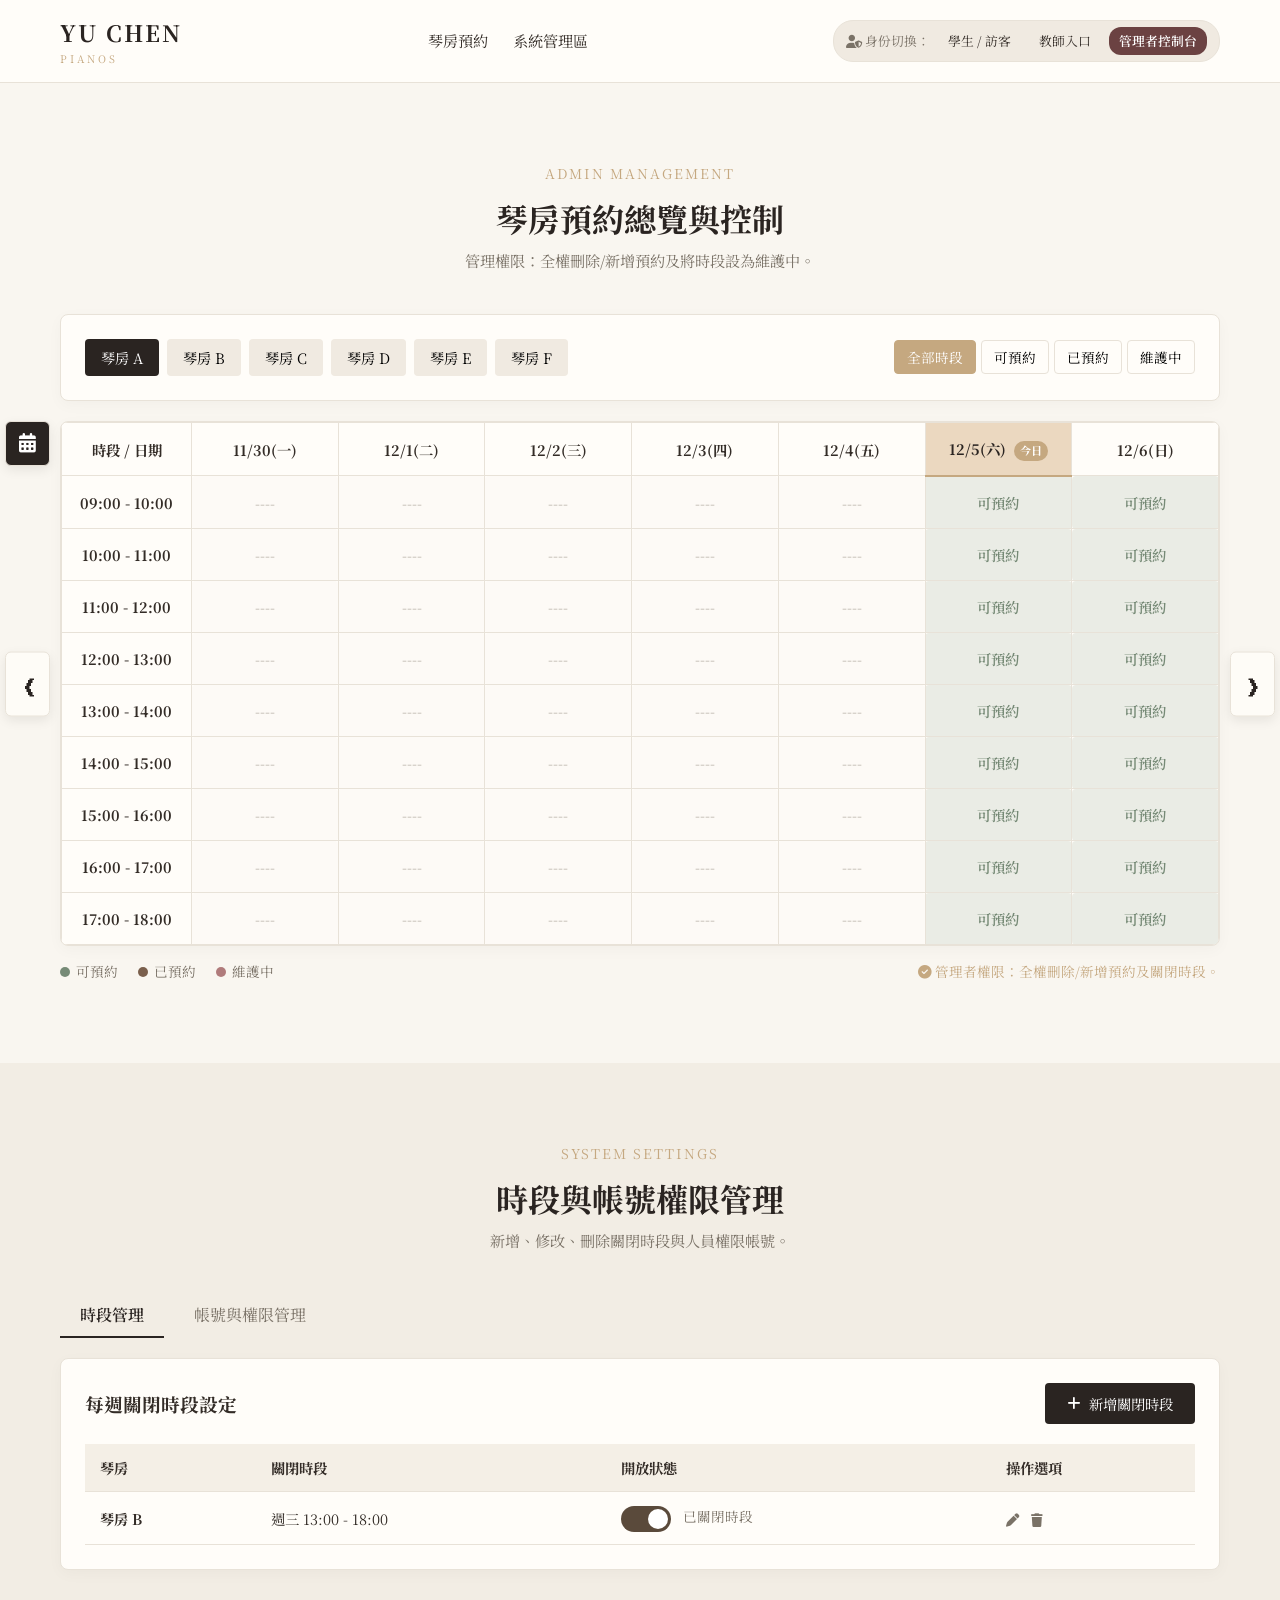
<file: admin.html>
<!DOCTYPE html>
<html lang="zh-TW">

<head>
    <meta charset="UTF-8">
    <meta name="viewport" content="width=device-width, initial-scale=1.0">
    <title>琴房預借系統 - 管理者主控台</title>
    <link href="https://fonts.googleapis.com/css2?family=Noto+Serif+TC:wght@400;600;700&display=swap" rel="stylesheet">
    <link rel="stylesheet" href="https://cdnjs.cloudflare.com/ajax/libs/font-awesome/6.4.0/css/all.min.css">
    <link rel="stylesheet" href="style.css">
</head>

<!-- ===== 修改部分：設定角色為 admin ===== -->

<body data-role="admin">

    <nav id="nav">
        <div class="nav-container">
            <div class="logo">
                <span class="logo-title">YU CHEN</span>
                <span class="logo-sub">PIANOS</span>
            </div>

            <ul class="nav-links">
                <!--<li><a href="index.html#hero">首頁</a></li>-->
                <li><a href="#schedule">琴房預約</a></li>
                <!-- ===== 修改部分：管理者可看到系統管理區選單 ===== -->
                <li><a href="#admin">系統管理區</a></li>
            </ul>

            <div class="role-nav">
                <span class="role-label"><i class="fa-solid fa-user-shield"></i> 身份切換：</span>
                <a href="index.html" class="role-btn">學生 / 訪客</a>
                <a href="teacher.html" class="role-btn">教師入口</a>
                <a href="admin.html" class="role-btn active badge-admin">管理者控制台</a>
            </div>
        </div>
    </nav>

    <section class="section">
        <div id="schedule" class="container">
            <div class="section-header">
                <span class="section-tag">Admin Management</span>
                <h2 class="section-title">琴房預約總覽與控制</h2>
                <p class="section-desc">管理權限：全權刪除/新增預約及將時段設為維護中。</p>
            </div>

            <div class="filter-bar card">
                <div class="room-tabs" id="room-tabs"></div>
                <div class="filter-group">
                    <button class="filter-btn active" onclick="filterStatus('all')">全部時段</button>
                    <button class="filter-btn" onclick="filterStatus('free')">可預約</button>
                    <button class="filter-btn" onclick="filterStatus('booked')">已預約</button>
                    <button class="filter-btn" onclick="filterStatus('maintain')">維護中</button>
                </div>
            </div>

            <div class="schedule-wrapper" style="position: relative;">
                <!-- 左側切換週數按鈕 -->
                <button type="button" class="calender-btn btn-dark" onclick="openDatePicker()" title="快速選擇日期">
                    <i class="fa-solid fa-calendar-days"></i>
                </button>
                <input type="date" id="hidden-date-picker"
                    style="position: absolute; opacity: 0; pointer-events: none; width: 0; height: 0;"
                    onchange="jumpToSelectedDate(this.value)">
                <button class="week-side-btn week-prev-btn" onclick="changeWeek(-1)">&#10094;</button>

                <!-- 琴房一覽表表格卡片 -->
                <div class="card table-box">
                    <table class="schedule-table">
                        <thead></thead>
                        <tbody id="schedule-body"></tbody>
                    </table>
                </div>
                <button class="confirm-reservation-btn btn-dark">確定預約</button>
                <button class="close-slot-btn btn-dark">關閉時段</button>
                <!-- 右側切換週數按鈕 -->
                <button class="week-side-btn week-next-btn" onclick="changeWeek(1)">&#10095;</button>
            </div>

            <div class="legend-bar">
                <span class="legend-item"><i class="dot free"></i> 可預約</span>
                <span class="legend-item"><i class="dot booked"></i> 已預約</span>
                <span class="legend-item"><i class="dot maintain"></i> 維護中</span>
                <span class="notice-text"><i class="fa-solid fa-check-circle"></i> 管理者權限：全權刪除/新增預約及關閉時段。</span>
            </div>
        </div>
    </section>

    <!-- 系統管理區 (管理者獨占) -->
    <section id="admin" class="section bg-light">
        <div class="container">
            <div class="section-header">
                <span class="section-tag">System Settings</span>
                <h2 class="section-title">時段與帳號權限管理</h2>
                <p class="section-desc">新增、修改、刪除關閉時段與人員權限帳號。</p>
            </div>

            <div class="admin-tabs">
                <button class="tab-btn active" onclick="switchAdminTab('times')">時段管理</button>
                <button class="tab-btn" onclick="switchAdminTab('users')">帳號與權限管理</button>
            </div>

            <!-- 時段管理面板 -->
            <div id="tab-times" class="admin-panel card active">
                <div class="panel-header">
                    <h3>每週關閉時段設定</h3>
                    <button class="btn btn-dark" onclick="openWeeklyCloseModal()"><i class="fa-solid fa-plus"></i>
                        新增關閉時段</button>
                </div>
                <table class="admin-table">
                    <thead>
                        <tr>
                            <th>琴房</th>
                            <th>關閉時段</th>
                            <th>開放狀態</th>
                            <th>操作選項</th>
                        </tr>
                    </thead>
                    <tbody id="weekly-close-list">
                        <!-- 動態渲染每週關閉時段設定 -->
                    </tbody>
                </table>
            </div>

            <!-- 帳號管理面板 -->
            <div id="tab-users" class="admin-panel card">
                <div class="panel-header">
                    <h3>教師與管理者帳號權限設定</h3>
                    <button class="btn btn-dark" onclick="openUserModal()"><i class="fa-solid fa-user-plus"></i>
                        新增帳號</button>
                </div>
                <table class="admin-table">
                    <thead>
                        <tr>
                            <th>姓名</th>
                            <th>帳號 (Email)</th>
                            <th>權限角色</th>
                            <th>狀態</th>
                            <th>操作選項</th>
                        </tr>
                    </thead>
                    <tbody id="user-list"></tbody>
                </table>
            </div>
        </div>
    </section>

    <!-- Modal 預約視窗 -->
    <div id="modal-booking" class="modal">
        <div class="modal-content">
            <div class="modal-header">
                <div class="modal-header-left">
                    <h3 id="modal-title">琴房預約操作</h3>
                    <!-- 新增：管理者專用「關閉預約權限」按鈕容器 -->
                    <div id="modal-header-action-container"></div>
                </div>
                <button class="close-btn" onclick="closeModal('modal-booking')">&times;</button>
            </div>
            <div class="modal-body">
                <p id="modal-info" class="modal-info-text"></p>
                <form id="form-booking">
                    <div class="form-group">
                        <label>預約人/使用者：</label>
                        <input type="text" id="book-user" class="input" placeholder="請輸入姓名" required>
                    </div>
                    <div class="form-group">
                        <label>預約用途：</label>
                        <input type="text" id="book-reason" class="input" placeholder="例如：維護測試 / 教學">
                    </div>
                </form>
            </div>
            <div class="modal-footer">
                <button class="btn btn-line" onclick="closeModal('modal-booking')">取消</button>
                <button class="btn btn-dark" id="modal-action-btn" onclick="submitBooking()">確認提交</button>
            </div>
        </div>
    </div>

    <!-- Modal 新增/編輯每週關閉時段 -->
    <div id="modal-weekly-close" class="modal">
        <div class="modal-content">
            <div class="modal-header">
                <h3 id="weekly-close-modal-title">新增每週關閉時段</h3>
                <button class="close-btn" onclick="closeModal('modal-weekly-close')">&times;</button>
            </div>
            <div class="modal-body">
                <input type="hidden" id="edit-rule-id">
                <div class="form-group">
                    <label>選擇琴房：</label>
                    <select id="weekly-room" class="input">
                        <option value="琴房 A">琴房 A</option>
                        <option value="琴房 B">琴房 B</option>
                        <option value="琴房 C">琴房 C</option>
                        <option value="琴房 D">琴房 D</option>
                        <option value="琴房 E">琴房 E</option>
                        <option value="琴房 F">琴房 F</option>
                    </select>
                </div>
                <div class="form-group">
                    <label>選擇星期：</label>
                    <select id="weekly-day" class="input">
                        <option value="1">週一</option>
                        <option value="2">週二</option>
                        <option value="3">週三</option>
                        <option value="4">週四</option>
                        <option value="5">週五</option>
                        <option value="6">週六</option>
                        <option value="0">週日</option>
                    </select>
                </div>
                <div class="form-group">
                    <label>起訖時間：</label>
                    <div style="display: grid; grid-template-columns: 1fr auto 1fr; gap: 8px; align-items: center;">
                        <select id="weekly-start-time" class="input">
                            <option value="09:00">09:00</option>
                            <option value="10:00">10:00</option>
                            <option value="11:00">11:00</option>
                            <option value="12:00">12:00</option>
                            <option value="13:00">13:00</option>
                            <option value="14:00">14:00</option>
                            <option value="15:00">15:00</option>
                            <option value="16:00">16:00</option>
                            <option value="17:00">17:00</option>

                        </select>
                        <span style="color: var(--text-muted); font-weight: bold;">—</span>
                        <select id="weekly-end-time" class="input">
                            <option value="10:00">10:00</option>
                            <option value="11:00">11:00</option>
                            <option value="12:00">12:00</option>
                            <option value="13:00">13:00</option>
                            <option value="14:00">14:00</option>
                            <option value="15:00">15:00</option>
                            <option value="16:00">16:00</option>
                            <option value="17:00">17:00</option>
                            <option value="18:00">18:00</option>

                        </select>
                    </div>
                </div>
            </div>
            <div class="modal-footer">
                <button class="btn btn-line" onclick="closeModal('modal-weekly-close')">取消</button>
                <button class="btn btn-dark" onclick="submitWeeklyCloseRule()">確認儲存</button>
            </div>
        </div>
    </div>
    <!-- 彈出視窗：新增/編輯帳號 -->
    <div id="modal-user-manage" class="modal">
        <div class="modal-content">
            <div class="modal-header">
                <h3 id="user-modal-title">新增帳號</h3>
                <button class="close-btn" onclick="closeModal('modal-user-manage')">&times;</button>
            </div>
            <div class="modal-body">
                <input type="hidden" id="edit-user-id">
                <div class="form-group">
                    <label>姓名：</label>
                    <input type="text" id="user-name-input" class="input" placeholder="例如：王老師" required>
                </div>
                <div class="form-group">
                    <label>帳號 (Email)：</label>
                    <input type="email" id="user-email-input" class="input" placeholder="例如：wang@music.edu" required>
                </div>
                <div class="form-group">
                    <label>權限角色：</label>
                    <select id="user-role-select" class="input">
                        <option value="教師">教師</option>
                        <option value="管理者">管理者</option>
                    </select>
                </div>
                <div class="form-group">
                    <label>帳號狀態：</label>
                    <select id="user-status-select" class="input">
                        <option value="啟用">啟用</option>
                        <option value="停用">停用</option>
                    </select>
                </div>
            </div>
            <div class="modal-footer">
                <button class="btn btn-line" onclick="closeModal('modal-user-manage')">取消</button>
                <button class="btn btn-dark" onclick="submitUserForm()">確認儲存</button>
            </div>
        </div>
    </div>

    <script src="script.js"></script>
</body>

</html>
</file>
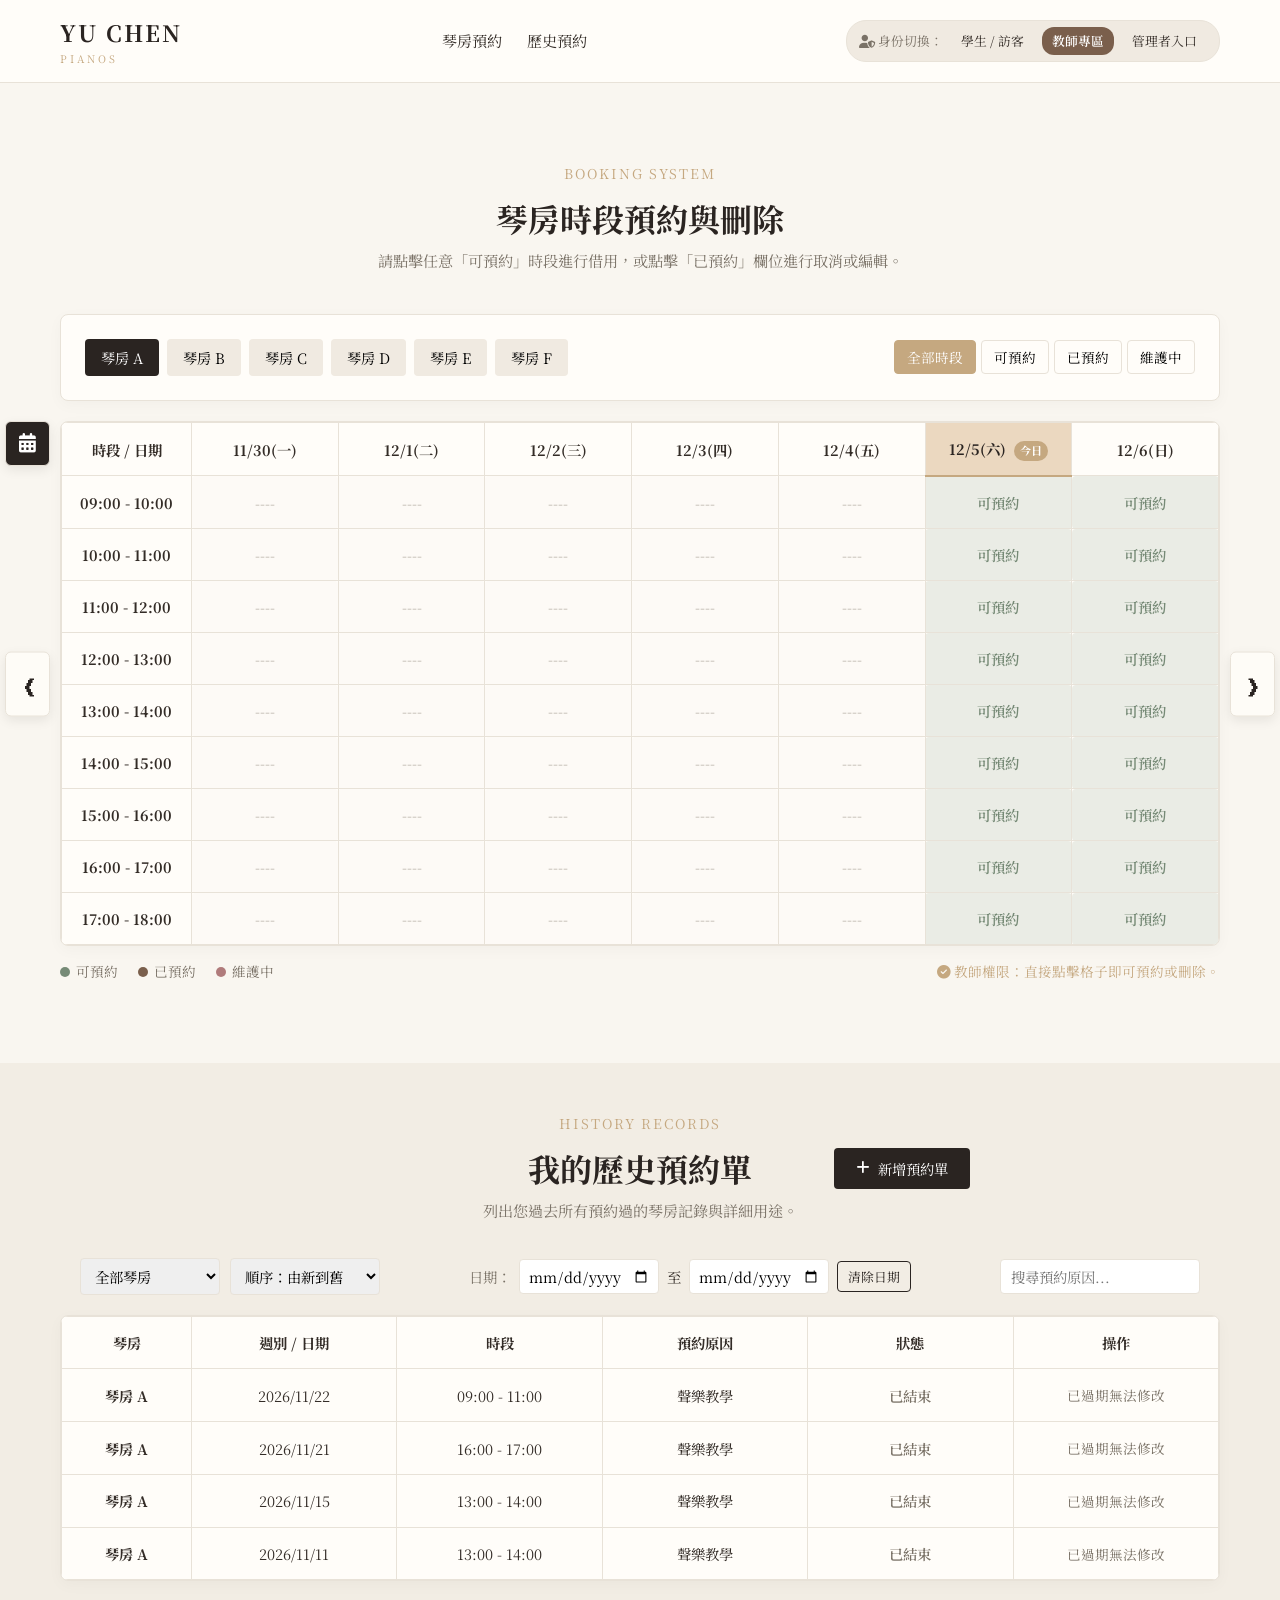
<file: teacher.html>
<!DOCTYPE html>
<html lang="zh-TW">

<head>
    <meta charset="UTF-8">
    <meta name="viewport" content="width=device-width, initial-scale=1.0">
    <title>琴房預借系統 - 教師預約專區</title>
    <link href="https://fonts.googleapis.com/css2?family=Noto+Serif+TC:wght@400;600;700&display=swap" rel="stylesheet">
    <link rel="stylesheet" href="https://cdnjs.cloudflare.com/ajax/libs/font-awesome/6.4.0/css/all.min.css">
    <link rel="stylesheet" href="style.css">
</head>

<!-- ===== 修改部分：設定角色為 teacher ===== -->

<body data-role="teacher">

    <nav id="nav">
        <div class="nav-container">
            <div class="logo">
                <span class="logo-title">YU CHEN</span>
                <span class="logo-sub">PIANOS</span>
            </div>

            <ul class="nav-links">
                <!--<li><a href="index.html#hero">首頁</a></li>-->
                <li><a href="#schedule">琴房預約</a></li>
                <li><a href="#history-section">歷史預約</a></li>
            </ul>

            <!-- ===== 修改部分：身份切換按鈕高亮教師 ===== -->
            <div class="role-nav">
                <span class="role-label"><i class="fa-solid fa-user-shield"></i> 身份切換：</span>
                <a href="index.html" class="role-btn">學生 / 訪客</a>
                <a href="teacher.html" class="role-btn active badge-teacher">教師專區</a>
                <a href="admin.html" class="role-btn">管理者入口</a>
            </div>
            <!-- ============================================ -->
        </div>
    </nav>

    <!--
    <header id="hero">
        <div class="hero-overlay"></div>
        <div class="hero-content">
            <span class="hero-tag">Teacher Access</span>
            <h1 class="hero-title">教師琴房預約專區</h1>
            <p class="hero-desc">點擊下方課表時段即可進行彈性琴房預約與刪除操作。</p>
            <div class="hero-btns">
                <a href="#schedule" class="btn btn-dark">開始預約時段</a>
            </div>
        </div>
    </header>
    -->

    <section class="section">
        <div id="schedule" class="container">
            <div class="section-header">
                <span class="section-tag">Booking System</span>
                <h2 class="section-title">琴房時段預約與刪除</h2>
                <p class="section-desc">請點擊任意「可預約」時段進行借用，或點擊「已預約」欄位進行取消或編輯。</p>
            </div>

            <div class="filter-bar card">
                <div class="room-tabs" id="room-tabs"></div>

                <div class="filter-group">
                    <button class="filter-btn active" onclick="filterStatus('all')">全部時段</button>
                    <button class="filter-btn" onclick="filterStatus('free')">可預約</button>
                    <button class="filter-btn" onclick="filterStatus('booked')">已預約</button>
                    <button class="filter-btn" onclick="filterStatus('maintain')">維護中</button>
                </div>
            </div>

            <div class="schedule-wrapper" style="position: relative;">
                <!-- 左側切換週數按鈕 -->
                <button type="button" class="calender-btn btn-dark" onclick="openDatePicker()" title="快速選擇日期">
                    <i class="fa-solid fa-calendar-days"></i>
                </button>
                <input type="date" id="hidden-date-picker"
                    style="position: absolute; opacity: 0; pointer-events: none; width: 0; height: 0;"
                    onchange="jumpToSelectedDate(this.value)">
                <button class="week-side-btn week-prev-btn" onclick="changeWeek(-1)">&#10094;</button>

                <!-- 琴房一覽表表格卡片 -->
                <div class="card table-box">
                    <table class="schedule-table">
                        <thead></thead>
                        <tbody id="schedule-body"></tbody>
                    </table>
                </div>
                <button class="confirm-reservation-btn btn-dark">確定預約</button>
                <!-- 右側切換週數按鈕 -->
                <button class="week-side-btn week-next-btn" onclick="changeWeek(1)">&#10095;</button>
            </div>


            <div class="legend-bar">
                <span class="legend-item"><i class="dot free"></i> 可預約</span>
                <span class="legend-item"><i class="dot booked"></i> 已預約</span>
                <span class="legend-item"><i class="dot maintain"></i> 維護中</span>
                <span class="notice-text"><i class="fa-solid fa-check-circle"></i> 教師權限：直接點擊格子即可預約或刪除。</span>
            </div>
        </div>
    </section>

    <section id="history-section" class="section bg-light" style="padding-top: 50px;">
        <div class="container">
            <div style="display: grid; grid-template-columns: 1fr auto 1fr; align-items: center; margin-bottom: 25px;">
                <!-- 左側留空佔位，確保中間能絕對置中 -->
                <div></div>

                <!-- 中間：標題與敘述（絕對置中） -->
                <div style="text-align: center;">
                    <span class="section-tag">History Records</span>
                    <h2 class="section-title">我的歷史預約單</h2>
                    <p class="section-desc" style="margin-bottom: 0;">列出您過去所有預約過的琴房記錄與詳細用途。</p>
                </div>

                <!-- 右側：新增預約單按鈕（靠右對齊） -->
                <div style="display: flex; justify-content: flex-end; padding-right: 250px;">
                    <button class="btn btn-dark" onclick="openManualBookingModal()">
                        <i class="fa-solid fa-plus"></i> 新增預約單
                    </button>
                </div>
            </div>

            <div class="card-teacher-history">
                <div
                    style="display: flex; flex-wrap: wrap; gap: 15px; align-items: center; justify-content: space-between;">
                    <!-- 左側：琴房篩選與排序 -->
                    <div style="display: flex; gap: 10px; flex-wrap: wrap; align-items: center;">
                        <select id="history-room-filter" class="input" style="width: 140px; padding: 6px 10px;"
                            onchange="renderTeacherHistory()">
                            <option value="all">全部琴房</option>
                            <option value="琴房 A">琴房 A</option>
                            <option value="琴房 B">琴房 B</option>
                            <option value="琴房 C">琴房 C</option>
                            <option value="琴房 D">琴房 D</option>
                            <option value="琴房 E">琴房 E</option>
                            <option value="琴房 F">琴房 F</option>
                        </select>

                        <select id="history-sort-order" class="input" style="width: 150px; padding: 6px 10px;"
                            onchange="renderTeacherHistory()">
                            <option value="newest">順序：由新到舊</option>
                            <option value="oldest">順序：由舊到新</option>
                        </select>
                    </div>
                    <div style="display: flex; gap: 8px; align-items: center; font-size: 0.9rem;">
                        <span style="color: var(--text-muted);">日期：</span>
                        <input type="date" id="history-start-date" class="input" style="width: 140px; padding: 5px 8px;"
                            onchange="renderTeacherHistory()">
                        <span>至</span>
                        <input type="date" id="history-end-date" class="input" style="width: 140px; padding: 5px 8px;"
                            onchange="renderTeacherHistory()">
                        <button class="btn btn-line btn-sm" onclick="clearDateFilter()"
                            style="padding: 5px 10px; font-size: 0.8rem;">清除日期</button>
                    </div>



                    <!-- 右側：關鍵字搜尋原因 -->
                    <div style="display: flex; gap: 8px; align-items: center;">
                        <input type="text" id="history-search-input" class="input" placeholder="搜尋預約原因..."
                            style="width: 200px; padding: 6px 10px;" oninput="renderTeacherHistory()">
                    </div>
                </div>
            </div>

            <div class="card table-box">
                <table class="schedule-table" style="width: 100%; text-align: center;">
                    <thead>
                        <tr>
                            <th>琴房</th>
                            <th>週別 / 日期</th>
                            <th>時段</th>
                            <th>預約原因</th>
                            <th>狀態</th>
                            <th>操作</th>
                        </tr>
                    </thead>
                    <tbody id="teacher-history-body">
                        <!-- 動態渲染歷史預約清單 -->
                    </tbody>
                </table>
            </div>
        </div>
    </section>

    <!-- 彈出視窗：預約琴房 -->
    <div id="modal-booking" class="modal">
        <div class="modal-content">
            <div class="modal-header">
                <h3 id="modal-title">琴房預約操作</h3>
                <button class="close-btn" onclick="closeModal('modal-booking')">&times;</button>
            </div>
            <div class="modal-body">
                <p id="modal-info" class="modal-info-text"></p>
                <form id="form-booking">
                    <div class="form-group">
                        <label>預約教師姓名：</label>
                        <input type="text" id="book-user" class="input" placeholder="例如：陳老師" required>
                    </div>
                    <div class="form-group">
                        <label>預約用途：</label>
                        <input type="text" id="book-reason" class="input" placeholder="例如：聲樂教學 / 個人練琴">
                    </div>
                </form>
            </div>
            <div class="modal-footer">
                <button class="btn btn-line" onclick="closeModal('modal-booking')">取消</button>
                <button class="btn btn-dark" id="modal-action-btn" onclick="submitBooking()">確認提交</button>
            </div>
        </div>
    </div>

    <div id="modal-manual-booking" class="modal">
        <div class="modal-content">
            <div class="modal-header">
                <h3>依日期新增預約單</h3>
                <button class="close-btn" onclick="closeModal('modal-manual-booking')">&times;</button>
            </div>
            <div class="modal-body">
                <div class="form-group">
                    <label>選擇日期：</label>
                    <input type="date" id="manual-date" class="input" onchange="updateAvailableRoomsForBooking()">
                </div>
                <div class="form-group">
                    <label>選擇起訖時段：</label>
                    <div style="display: grid; grid-template-columns: 1fr auto 1fr; gap: 8px; align-items: center;">
                        <select id="manual-start-time" class="input" onchange="updateAvailableRoomsForBooking()">
                            <option value="09:00">09:00</option>
                            <option value="10:00">10:00</option>
                            <option value="11:00">11:00</option>
                            <option value="12:00">12:00</option>
                            <option value="13:00">13:00</option>
                            <option value="14:00">14:00</option>
                            <option value="15:00">15:00</option>
                            <option value="16:00">16:00</option>
                            <option value="17:00">17:00</option>

                        </select>
                        <span style="color: var(--text-muted); font-weight: bold;">—</span>
                        <select id="manual-end-time" class="input" onchange="updateAvailableRoomsForBooking()">
                            <option value="10:00">10:00</option>
                            <option value="11:00">11:00</option>
                            <option value="12:00">12:00</option>
                            <option value="13:00">13:00</option>
                            <option value="14:00">14:00</option>
                            <option value="15:00">15:00</option>
                            <option value="16:00">16:00</option>
                            <option value="17:00">17:00</option>
                            <option value="18:00">18:00</option>

                        </select>
                    </div>
                </div>
                <div class="form-group">
                    <label>選擇琴房：</label>
                    <!-- 改回下拉式表單，透過 JavaScript 動態生成選項與狀態 -->
                    <select id="manual-room" class="input" onchange="checkManualRoomSelection()">
                        <option value="">請先選擇日期與時段</option>
                    </select>
                </div>
                <div class="form-group">
                    <label>預約原因 / 用途：</label>
                    <input type="text" id="manual-reason" class="input" placeholder="例如：聲樂個別教學">
                </div>
            </div>
            <div class="modal-footer">
                <button class="btn btn-line" onclick="closeModal('modal-manual-booking')">取消</button>
                <button class="btn btn-dark" id="submit-manual-btn" onclick="submitManualBooking()"
                    disabled>確認送出預約</button>
            </div>
        </div>
    </div>

    <script src="script.js"></script>
</body>

</html>
</file>
<file: style.css>
html {
    scroll-behavior: smooth;
}

:root {
    --bg-main: #F9F6F0;
    --bg-card: #FFFDF9;
    --text-primary: #332C27;
    --text-muted: #7A7267;
    --accent-gold: #C5A880;
    --accent-dark: #2A2421;
    --border-color: #E8E2D8;
    
    --color-free: #768A76;
    --color-booked: #7a5f4c;
    --color-my-booked: #2C3E4A;
    --color-maintain: #B07B7B;
    --color-admin: #6b4242;
}

* {
    box-sizing: border-box;
    margin: 0;
    padding: 0;
    font-family: 'Noto Serif TC', serif, sans-serif;
}

body {
    background-color: var(--bg-main);
    color: var(--text-primary);
    line-height: 1.6;
}

.container {
    max-width: 1200px;
    margin: 0 auto;
    padding: 0 20px;
}

.section {
    padding: 80px 0;
}

.bg-light {
    background-color: #F2EDE4;
}

.section-header {
    text-align: center;
    margin-bottom: 40px;
}

.section-tag {
    font-size: 0.85rem;
    letter-spacing: 2px;
    color: var(--accent-gold);
    text-transform: uppercase;
    display: block;
    margin-bottom: 8px;
}

.section-title {
    font-size: 2rem;
    font-weight: 700;
    color: var(--accent-dark);
}

.section-desc {
    color: var(--text-muted);
    font-size: 0.95rem;
    margin-top: 5px;
}

.card {
    background: var(--bg-card);
    border-radius: 8px;
    border: 1px solid var(--border-color);
    box-shadow: 0 4px 15px rgba(0,0,0,0.03);
    padding: 24px;
}

.card-teacher-history {
    margin-bottom: 10px;
    padding: 10px 20px;
    border-radius: 8px;
}

.btn {
    padding: 10px 22px;
    border-radius: 4px;
    font-size: 0.9rem;
    cursor: pointer;
    transition: all 0.3s ease;
    border: none;
    text-decoration: none;
    display: inline-flex;
    align-items: center;
    gap: 8px;
}

.btn-dark { background-color: var(--accent-dark); color: #fff; }
.btn-dark:hover { background-color: var(--accent-gold); }
.btn-line { background-color: transparent; border: 1px solid var(--accent-dark); color: var(--accent-dark); }
.btn-line:hover { background-color: var(--accent-dark); color: #fff; }

/* 導覽列 */
#nav {
    background: rgba(255, 253, 249, 0.95);
    backdrop-filter: blur(10px);
    border-bottom: 1px solid var(--border-color);
    position: sticky;
    top: 0;
    z-index: 100;
}

.nav-container {
    max-width: 1200px;
    margin: 0 auto;
    padding: 15px 20px;
    display: flex;
    justify-content: space-between;
    align-items: center;
}

.logo-title { font-size: 1.4rem; font-weight: 700; letter-spacing: 2px; color: var(--accent-dark); }
.logo-sub { font-size: 0.65rem; letter-spacing: 3px; color: var(--accent-gold); display: block; }

.nav-links { display: flex; list-style: none; gap: 25px; }
.nav-links a { text-decoration: none; color: var(--text-primary); font-size: 0.95rem; transition: color 0.3s; }
.nav-links a:hover { color: var(--accent-gold); }

/* ===== 修改部分：導覽列超連結按鈕清單樣式 ===== */
.role-nav {
    display: flex;
    align-items: center;
    gap: 8px;
    background: #F0EAE1;
    padding: 6px 12px;
    border-radius: 20px;
    border: 1px solid var(--border-color);
}

.role-label {
    font-size: 0.8rem;
    color: var(--text-muted);
}

.role-btn {
    text-decoration: none;
    padding: 4px 10px;
    border-radius: 12px;
    font-size: 0.8rem;
    color: var(--text-primary);
    transition: all 0.3s;
}

.role-btn:hover {
    background: var(--border-color);
}

.role-btn.active {
    color: #fff;
    font-weight: 600;
}

.badge-student { background-color: var(--color-free); }
.badge-teacher { background-color: var(--color-booked); }
.badge-admin { background-color: var(--color-admin); }
/* ============================================== */

/* Hero 區域 */
/*
#hero {
    height: 50vh;
    background: url('https://images.unsplash.com/photo-1520523839897-bd0b52f945a0?auto=format&fit=crop&w=1600&q=80') center/cover;
    position: relative;
    display: flex;
    align-items: center;
    justify-content: center;
}

.hero-overlay { position: absolute; inset: 0; background: rgba(42, 36, 33, 0.45); }
.hero-content { position: relative; text-align: center; color: #fff; max-width: 600px; padding: 0 20px; }
.hero-tag { font-size: 0.9rem; letter-spacing: 4px; color: #E2D1B9; }
.hero-title { font-size: 3rem; margin: 10px 0; letter-spacing: 3px; }
.hero-desc { font-size: 0.95rem; color: #E8E2D8; margin-bottom: 25px; }
.hero-btns { display: flex; justify-content: center; gap: 15px; }
*/

/* 課表一覽表 */
#schedule {scroll-margin-top: -60px;}

.schedule-table th.today-header {
    background-color: #ebd8c0 !important; /* 淡金米色高亮 */
    color: var(--accent-dark);
    font-weight: 700;
    position: relative;
    border-bottom: 2px solid var(--accent-gold);
}

.today-tag {
    display: inline-block;
    background-color: var(--accent-gold);
    color: #fff;
    font-size: 0.7rem;
    padding: 1px 6px;
    border-radius: 10px;
    margin-left: 4px;
    vertical-align: middle;
}

.filter-bar { display: flex; justify-content: space-between; align-items: center; margin-bottom: 20px; flex-wrap: wrap; gap: 15px; }
.room-tabs { display: flex; gap: 8px; }
.tab-item { padding: 8px 16px; border-radius: 4px; background: #F0EAE1; border: none; cursor: pointer; font-size: 0.9rem; }
.tab-item.active, .tab-item:hover { background: var(--accent-dark); color: #fff; }

.filter-group { display: flex; gap: 5px; }
.filter-btn { padding: 6px 12px; border: 1px solid var(--border-color); background: transparent; border-radius: 4px; font-size: 0.85rem; cursor: pointer; }
.filter-btn.active { background: var(--accent-gold); color: #fff; border-color: var(--accent-gold); }

.schedule-wrapper {
    position: relative;
    
}

.calender-btn {
    position: absolute;
    top: 0%;
    transform: translateY(-0%);
    /*background-color: rgba(255, 253, 249, 0.9);*/
    border: 1px solid var(--border-color);
    /*color: var(--accent-dark);*/
    width: 45px;
    height: 45px;
    font-size: 1.2rem;
    cursor: pointer;
    border-radius: 6px;
    display: flex;
    align-items: center;
    justify-content: center;
    box-shadow: 0 4px 12px rgba(0,0,0,0.08);
    transition: all 0.3s ease;
    z-index: 10;
    left: -55px;
    padding: 20px 10px;
}
.week-side-btn {
    position: absolute;
    top: 50%;
    transform: translateY(-50%);
    background-color: rgba(255, 253, 249, 0.9);
    border: 1px solid var(--border-color);
    color: var(--accent-dark);
    width: 45px;
    height: 65px;
    font-size: 1.5rem;
    cursor: pointer;
    border-radius: 6px;
    display: flex;
    align-items: center;
    justify-content: center;
    box-shadow: 0 4px 12px rgba(0,0,0,0.08);
    transition: all 0.3s ease;
    z-index: 10;
}

.confirm-reservation-btn {
    position: absolute;
    top: 10%;
    transform: translateY(-10%);
    /*background-color: rgba(255, 253, 249, 0.9);*/
    border: 1px solid var(--border-color);
    /*color: var(--accent-dark);*/
    width: 45px;
    height: 140px;
    font-size: 1.2rem;
    cursor: pointer;
    border-radius: 6px;
    display: flex;
    align-items: center;
    justify-content: center;
    box-shadow: 0 4px 12px rgba(0,0,0,0.08);
    transition: all 0.3s ease;
    z-index: 10;
    right: -55px;
    padding: 20px 10px;
}
.close-slot-btn {
    position: absolute;
    top: 10%;
    transform: translateY(-10%);
    /*background-color: rgba(255, 253, 249, 0.9);*/
    border: 1px solid var(--border-color);
    /*color: var(--accent-dark);*/
    width: 45px;
    height: 140px;
    font-size: 1.2rem;
    cursor: pointer;
    border-radius: 6px;
    display: flex;
    align-items: center;
    justify-content: center;
    box-shadow: 0 4px 12px rgba(0,0,0,0.08);
    transition: all 0.3s ease;
    z-index: 10;
    right: -105px;
    padding: 20px 10px;
}

.confirm-reservation-btn,
.close-slot-btn {
    display: none; /* 預設隱藏，直到有勾選格子時才會由 JS 顯示 */
}

.week-side-btn:hover {
    background-color: var(--accent-dark);
    color: #fff;
    border-color: var(--accent-dark);
}

.week-prev-btn {
    left: -55px; /* 懸浮在表格左側外部 */
}

.week-next-btn {
    right: -55px; /* 懸浮在表格右側外部 */
}
.week-bar { display: flex; justify-content: space-between; align-items: center; margin-bottom: 20px; }
.week-title { font-size: 1.1rem; font-weight: 600; color: var(--accent-dark); }

.table-box { padding: 0; overflow-x: auto; }
.schedule-table {
    width: 100%;
    border-collapse: collapse;
    text-align: center;
    table-layout: fixed; /* 強制表格均分欄寬，避免有的寬有的窄 */
}

.schedule-table th, .schedule-table td {
    padding: 14px 8px;
    border: 1px solid var(--border-color);
    font-size: 0.9rem;
    height: 50px;          /* 設定固定的最小高度，讓每列高度一致 */
    vertical-align: middle; /* 內容垂直置中 */
    word-break: break-all;  /* 確保長文字會自動換行，不會被切掉或撐破格子 */
    overflow: hidden;       /* 預防內容溢出 */
}

.schedule-table th:first-child, 
.schedule-table td:first-child {
    width: 130px; /* 固定左側「時段」欄位的寬度 */
}

.cell { cursor: pointer; transition: opacity 0.2s; border-radius: 4px; }

.cell-free { background-color: rgba(118, 138, 118, 0.15); color: var(--color-free); font-weight: 600; }
.cell-booked { background-color: rgba(188, 158, 137, 0.297); color: var(--color-booked); }
.cell-my-booked { background-color: rgba(188, 210, 226, 0.8); color: var(--color-my-booked); }
.cell-maintain { background-color: rgba(176, 123, 123, 0.268); color: var(--color-maintain); }

td.cell[data-past="true"]:hover {
    opacity: 1 !important;
    background-color: inherit !important;
    cursor: default !important;
}

/* 針對「可預約」過去時段的專屬樣式（背景變 #fdfaf6） */
.cell-past {
    background-color: #fdfaf6 !important;
    color: #B5AFA4 !important;
    cursor: default !important;
}

body[data-role="teacher"] .cell-past:hover,
body[data-role="admin"] .cell-past:hover {
    opacity: 1 !important;
    background-color: #fdfaf6 !important;
}

body[data-role="student"] .cell {
    cursor: default !important;/* 學生/訪客模式下，所有時段都不允許點擊 */
}

/* 教師與管理者頁面保留 hover 互動效果 */
body[data-role="teacher"] .cell,
body[data-role="admin"] .cell {
    cursor: pointer;
    transition: opacity 0.2s;
}

body[data-role="teacher"] .cell:hover,
body[data-role="admin"] .cell:hover {
    opacity: 0.85;
}


.legend-bar { display: flex; align-items: center; gap: 20px; margin-top: 15px; font-size: 0.85rem; color: var(--text-muted); }
.legend-item { display: flex; align-items: center; gap: 6px; }
.dot { width: 10px; height: 10px; border-radius: 50%; display: inline-block; }
.dot.free { background: var(--color-free); }
.dot.booked { background: var(--color-booked); }
.dot.maintain { background: var(--color-maintain); }
.notice-text { margin-left: auto; color: var(--accent-gold); }

/* 後台表格 */
.admin-tabs { display: flex; gap: 10px; margin-bottom: 20px; }
.tab-btn { padding: 10px 20px; background: transparent; border: none; border-bottom: 2px solid transparent; font-size: 1rem; cursor: pointer; color: var(--text-muted); }
.tab-btn.active { color: var(--accent-dark); border-bottom-color: var(--accent-dark); font-weight: 600; }
.admin-panel { display: none; }
.admin-panel.active { display: block; }

.panel-header { display: flex; justify-content: space-between; align-items: center; margin-bottom: 20px; }
.admin-table { width: 100%; border-collapse: collapse; text-align: left; }
.admin-table th, .admin-table td { padding: 12px 15px; border-bottom: 1px solid var(--border-color); font-size: 0.9rem; }
.admin-table th { background: #F4EFE6; }

.action-btn { background: none; border: none; cursor: pointer; color: var(--text-muted); margin-right: 10px; }
.action-btn:hover { color: var(--accent-dark); }
.action-btn.delete:hover { color: var(--color-maintain); }

/* About & Footer */
.grid-2 { display: grid; grid-template-columns: 1fr 1fr; gap: 40px; align-items: center; }
.about-img img { width: 100%; border-radius: 8px; }
.about-list { list-style: none; margin-top: 20px; }
.about-list li { margin-bottom: 10px; color: var(--text-muted); display: flex; align-items: center; gap: 10px; }
.about-list i { color: var(--accent-gold); }

#footer { background: var(--accent-dark); color: #E8E2D8; padding: 40px 0; font-size: 0.85rem; }
.footer-content { display: flex; justify-content: space-between; align-items: center; }
.footer-links a { color: #E8E2D8; text-decoration: none; margin-left: 20px; }

/* Modal */
.modal { display: none; position: fixed; inset: 0; background: rgba(0,0,0,0.5); z-index: 1000; justify-content: center; align-items: center; }
.modal.active { display: flex; }
.modal-content { background: var(--bg-card); width: 100%; max-width: 450px; border-radius: 8px; overflow: hidden; }
.modal-header {
    display: flex;
    justify-content: space-between;
    align-items: center;
    padding: 15px 20px;
    background: #F4EFE6;
}

.modal-header-left {
    display: flex;
    align-items: center;
    gap: 12px;           /* 標題與按鈕的間距 */
    flex-wrap: nowrap;   /* 防止換行 */
    overflow: hidden;
}

.modal-header h3 {
    font-size: 1.25rem;  /* 稍微調小標題字體，確保空間充足 */
    font-weight: 700;
    white-space: nowrap; /* 讓標題文字不折行 */
    margin: 0;
}

.modal-header .btn-sm {
    padding: 4px 10px;
    font-size: 1rem;
    white-space: nowrap; /* 讓按鈕文字不折行 */
}
.close-btn { background: none; border: none; font-size: 1.5rem; cursor: pointer; }
.modal-body { padding: 20px; }
.modal-info-text { font-size: 0.9rem; color: var(--accent-gold); margin-bottom: 15px; font-weight: 600; }
.form-group { margin-bottom: 15px; }
.form-group label { display: block; font-size: 0.85rem; margin-bottom: 5px; color: var(--text-muted); }
.input { width: 100%; padding: 10px; border: 1px solid var(--border-color); border-radius: 4px; font-size: 0.9rem; outline: none; }
.modal-footer { padding: 15px 20px; background: #F9F6F0; display: flex; justify-content: flex-end; gap: 10px; }

/* 雙時間選擇器容器 (開始與結束) */
.time-picker-row {
    display: grid;
    grid-template-columns: 1fr 1fr;
    gap: 12px;
}

.custom-time-picker {
    position: relative;
    width: 100%;
}

.custom-time-input {
    width: 100%;
    padding: 10px;
    border: 1px solid var(--border-color);
    border-radius: 4px;
    font-size: 0.85rem;
    background: #fff;
    cursor: pointer;
    text-align: left;
    display: flex;
    justify-content: space-between;
    align-items: center;
}

.custom-time-dropdown {
    display: none;
    position: absolute;
    top: 100%;
    left: 0;
    width: 100%;
    background: #fff;
    border: 1px solid var(--border-color);
    border-radius: 6px;
    box-shadow: 0 4px 12px rgba(0,0,0,0.1);
    z-index: 1050;
    margin-top: 4px;
    padding: 8px;
    max-height: 200px;
    overflow-y: auto;
}

.custom-time-dropdown.active {
    display: block;
}

.custom-time-list {
    display: flex;
    flex-direction: column;
    gap: 3px;
}

.custom-time-option {
    padding: 6px 10px;
    font-size: 0.85rem;
    border-radius: 4px;
    cursor: pointer;
    transition: background 0.2s;
    text-align: center;
    color: var(--text-primary);
}

.custom-time-option:hover {
    background-color: #F3EAE0;
    color: var(--accent-dark);
    font-weight: 600;
}

/* 圓形滑動開關樣式 */
.switch {
  position: relative;
  display: inline-block;
  width: 50px;
  height: 26px;
  vertical-align: middle;
}

.switch input {
  opacity: 0;
  width: 0;
  height: 0;
}

.slider {
  position: absolute;
  cursor: pointer;
  top: 0; left: 0; right: 0; bottom: 0;
  background-color: #ccc;
  transition: .3s;
  border-radius: 26px;
}

.slider:before {
  position: absolute;
  content: "";
  height: 20px;
  width: 20px;
  left: 3px;
  bottom: 3px;
  background-color: white;
  transition: .3s;
  border-radius: 50%;
}

input:checked + .slider {
  background-color: #5A4A3B; /* 配合您的系統主色調 */
}

input:checked + .slider:before {
  transform: translateX(24px);
}
</file>
